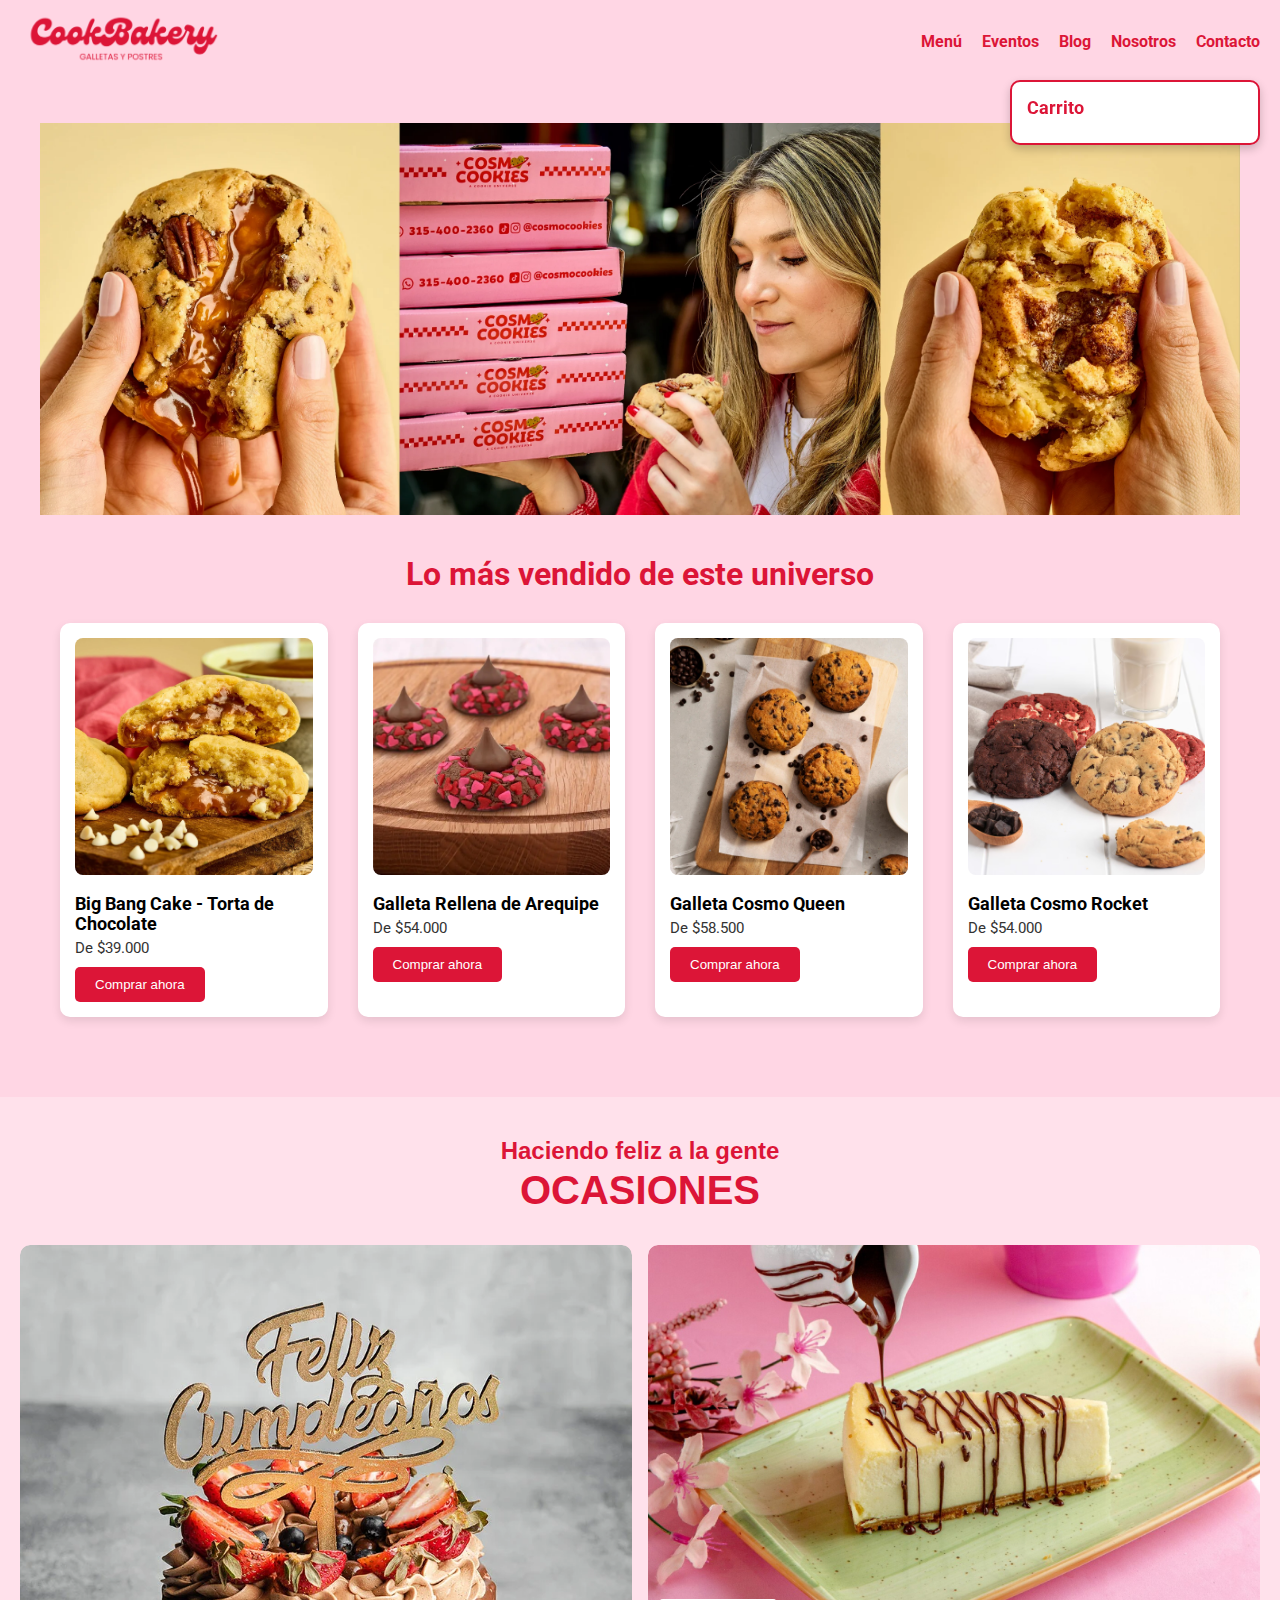
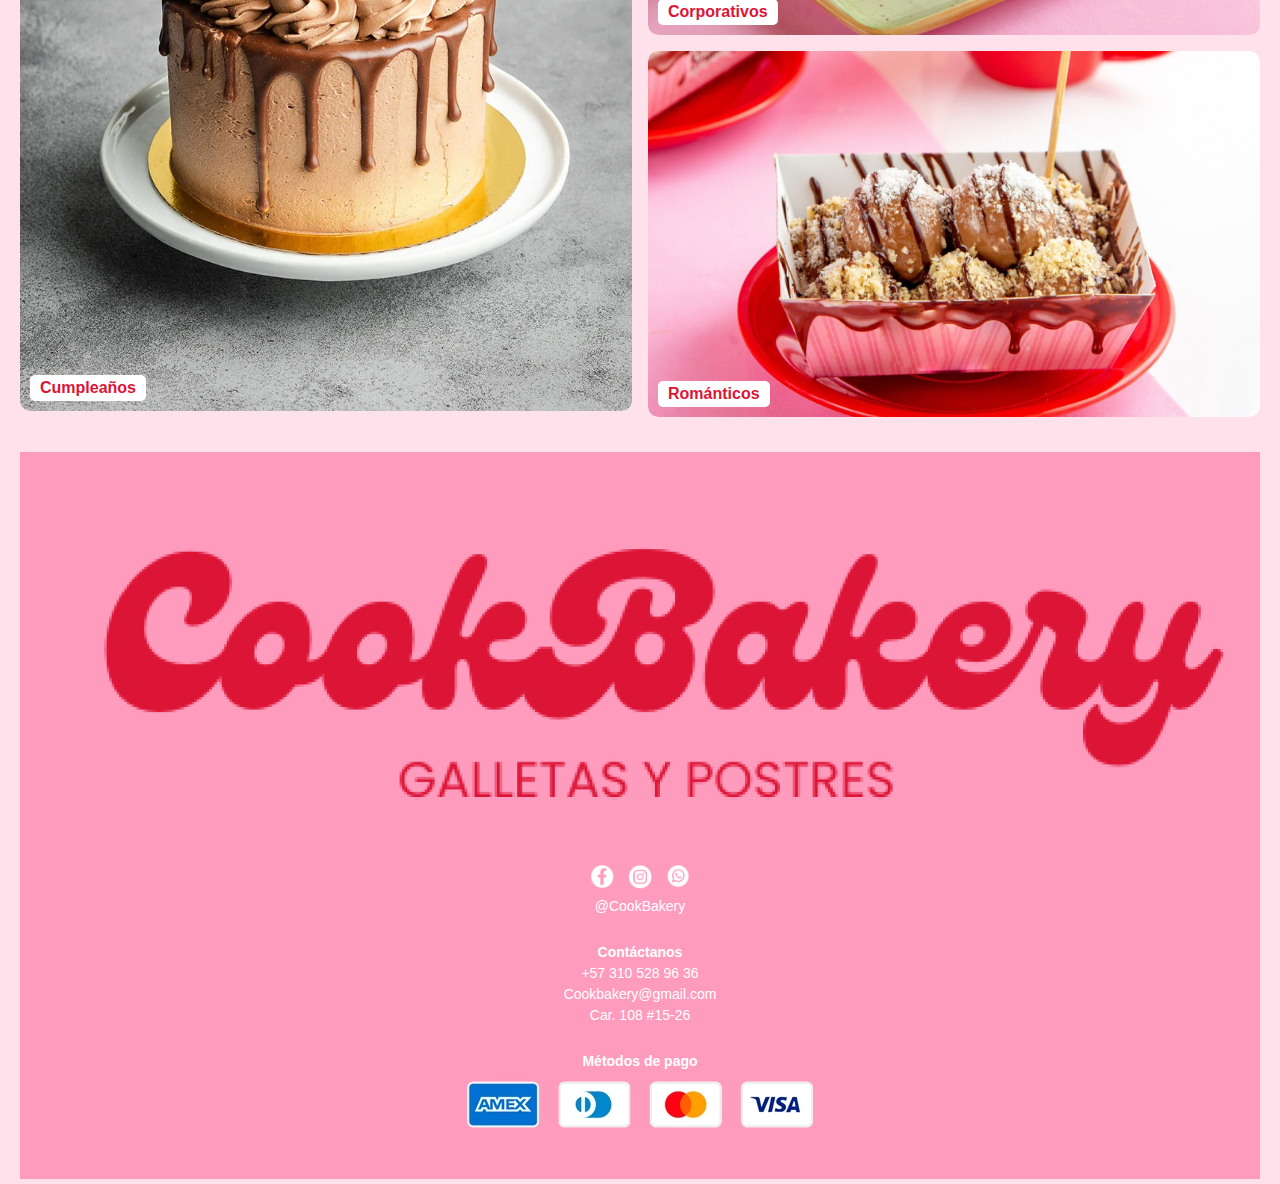
<file: index.html>
<!DOCTYPE html>
<html lang="en">
<head>
    <meta charset="UTF-8">
    <meta name="viewport" content="width=device-width, initial-scale=1.0">
    <title>Inicio</title>
    <link rel="stylesheet" href="styles/styles.css">
    <link rel="icon" type="image/png" href="./img/logo-cook-pre.ico" />
</head>
<body>
    <header>
  <a href="./index.html">
    <img src="./img/logo-cook.png" alt="Logo de Galletas" />
  </a>

  <!-- Botón del menú hamburguesa -->
  <div class="menu-toggle" onclick="toggleMenu()">
    <span></span>
    <span></span>
    <span></span>
  </div>

  <!-- Menú de navegación -->
  <nav id="nav-menu">
    <ul>
      <li><a href="./pages/menu.html">Menú</a></li>
      <li><a href="./pages/eventos.html">Eventos</a></li>
      <li><a href="./pages/blog.html">Blog</a></li>
      <li><a href="./pages/nosotros.html">Nosotros</a></li>
      <li><a href="./pages/contacto.html">Contacto</a></li>
    </ul>
  </nav>
</header>
  <main>
    <section class="banner-principal">
        <img src="./img/banner1_3024x.webp" alt="banner principal">
    </section>

    <section class="productos-mas-vendidos">
        <h2 class="titulo-2">Lo más vendido de este universo</h2>
        <div class="grid-productos">

            <div class="producto">
                <img src="./img/jupiter_arequipe_y_chocolate_blanco_1.webp" alt="Big Bang Cake">
                <h3>Big Bang Cake - Torta de Chocolate</h3>
                <p>De $39.000</p>
                <button class="boton-compra">Comprar ahora</button>
            </div>

            <div class="producto">
                <img src="./img/galleta-3.jpg" alt="Galleta Rellena de Arequipe">
                <h3>Galleta Rellena de Arequipe</h3>
                <p>De $54.000</p>
                <button class="boton-compra">Comprar ahora</button>
            </div>

            <div class="producto">
                <img src="./img/galleta-4.jpg" alt="Galleta Cosmo Queen">
                <h3>Galleta Cosmo Queen</h3>
                <p>De $58.500</p>
                <button class="boton-compra">Comprar ahora</button>
            </div>

            <div class="producto">
                <img src="./img/galleta-5.jpg" alt="Galleta Cosmo Rocket">
                <h3>Galleta Cosmo Rocket</h3>
                <p>De $54.000</p>
                <button class="boton-compra">Comprar ahora</button>
            </div>

        </div>
    </section>
</main>

<section class="ocasion-section">

    <div class="ocasion-header">
    <h3>Haciendo feliz a la gente</h3>
    <h2>OCASIONES</h2>
</div>
<div class="ocasion-grid">
    <!-- Columna izquierda (imagen grande) -->
    <div class="ocasion-left">
    <div class="ocasion-box">
        <img src="./img/foto-favoritos-1.webp" alt="Cumpleaños">
        <span class="ocasion-label">Cumpleaños</span>
    </div>
    </div>

    <!-- Columna derecha (dos imágenes pequeñas) -->
    <div class="ocasion-right">
    <div class="ocasion-box">
        <img src="./img/postres-3.jpg" alt="Corporativos">
        <span class="ocasion-label">Corporativos</span>
    </div>
    <div class="ocasion-box">
        <img src="./img/postres-4.jpg" alt="Románticos">
        <span class="ocasion-label">Románticos</span>
    </div>
    </div>
</div>
    
    <footer class="footer">
        <div class="footer-container">
            <div class="footer-column logo"></div>
            <img style="width: 100%;" src="./img/logo-cook.png" alt="Logo de CookBakery" />
        </div>
        <div class="footer-column redes">
            <div class="iconos-redes">
                <img src="./img/icon-facebook.png" alt="Facebook" />
                <img src="./img/icon-instagram.png" alt="Instagram" />
                <img src="./img/icon-whatsapp.png" alt="WhatsApp" />
            </div>
            <p>@CookBakery</p>
            
        </div>
        <div class="footer-column contacto">
            <p><strong>Contáctanos</strong></p>
            <p>+57 310 528 96 36</p>
            <p>Cookbakery@gmail.com</p>
            <p>Car. 108 #15-26</p>
        </div>
        <div class="footer-column pagos">
            <p><strong>Métodos de pago</strong></p>
            <div class="iconos-pago"></div>
            <img src="./img/icon-pago2_360x.avif" alt="Método 1" />
            </div>
        </div>
        </div>
    </footer>
<div id="carrito" class="carrito">
  <h3>Carrito</h3>
  <ul id="lista-carrito"></ul>
</div>
    <script>
function toggleMenu() {
    console.log("Toggle menu clicked");
    const nav = document.querySelector('nav');
    nav.classList.toggle('show');
}
</script>
<script>
document.querySelectorAll('.boton-compra').forEach((boton, index) => {
  boton.addEventListener('click', () => {
    const producto = boton.closest('.producto');
    const nombre = producto.querySelector('h3')?.innerText || `Producto ${index + 1}`;
    
    const lista = document.getElementById('lista-carrito');
    const item = document.createElement('li');
    item.textContent = nombre;

    lista.appendChild(item);
  });
});
</script>
</body>
</html>
</file>
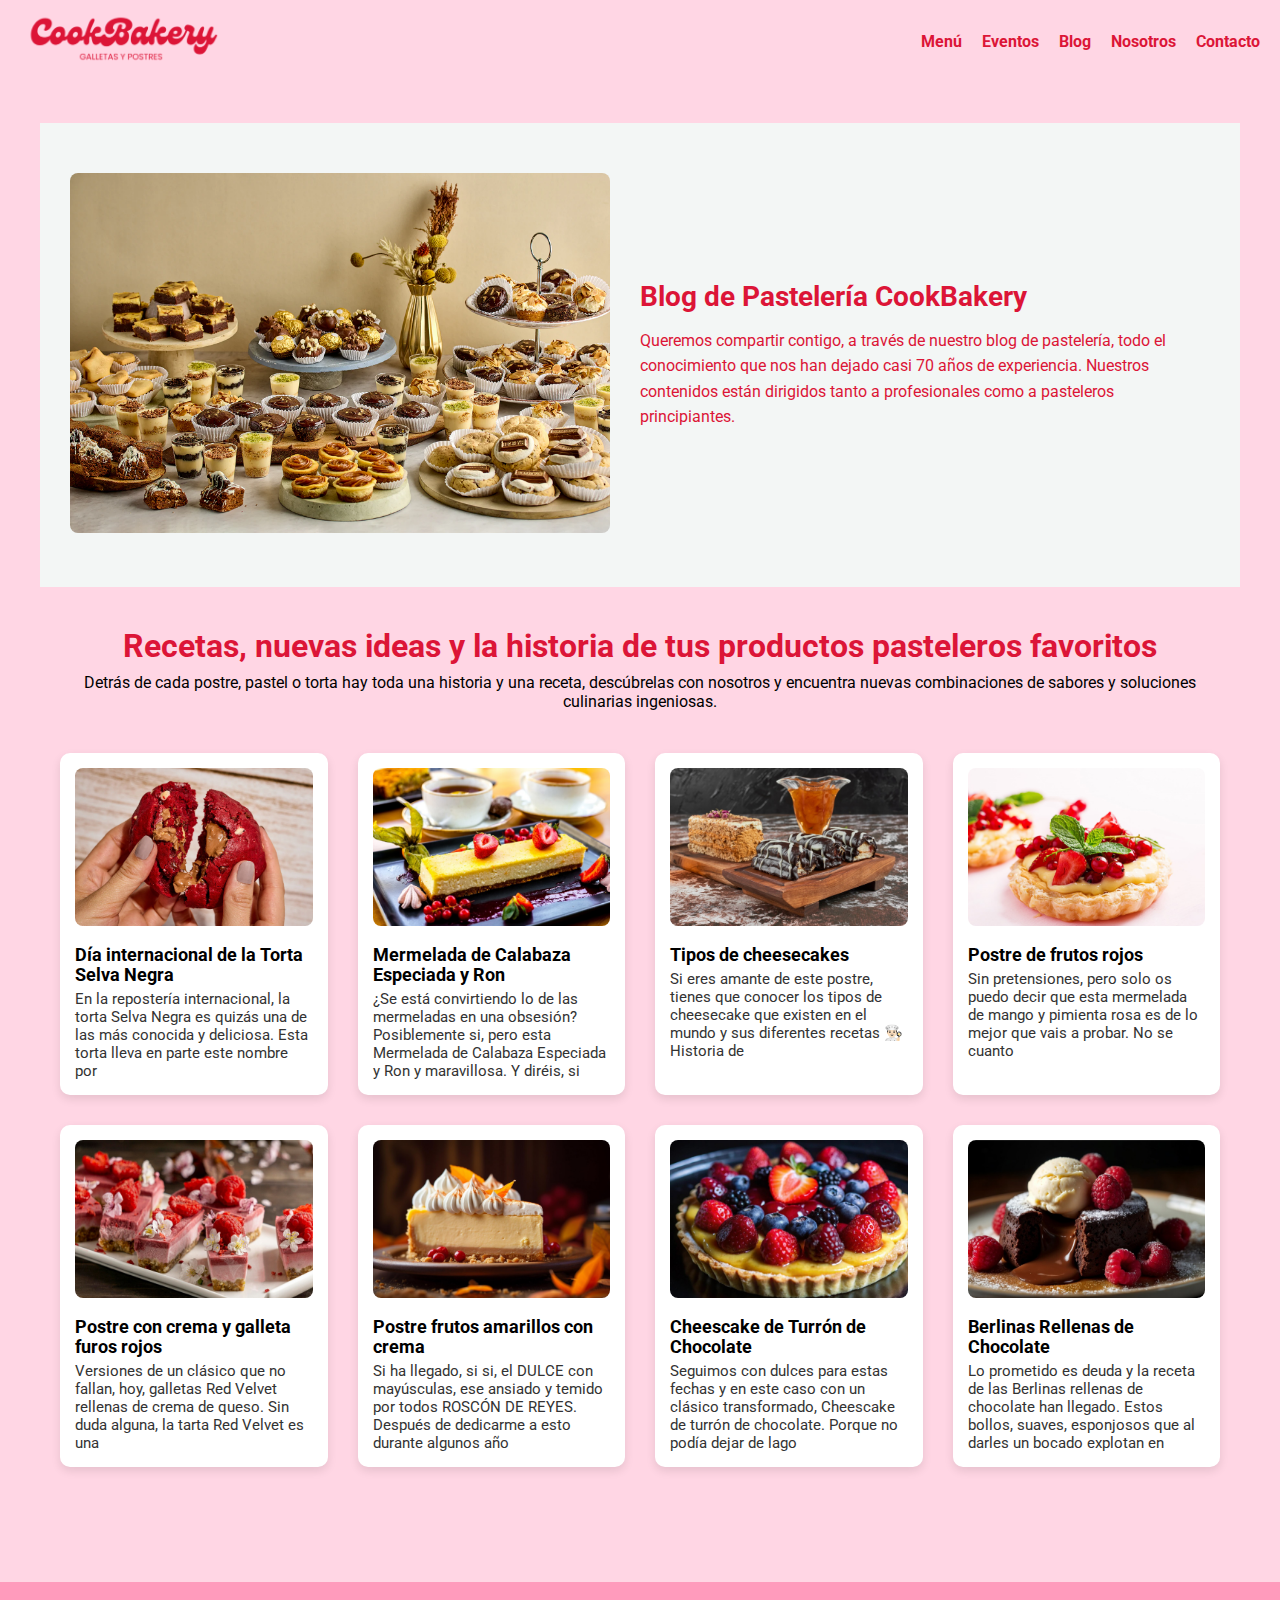
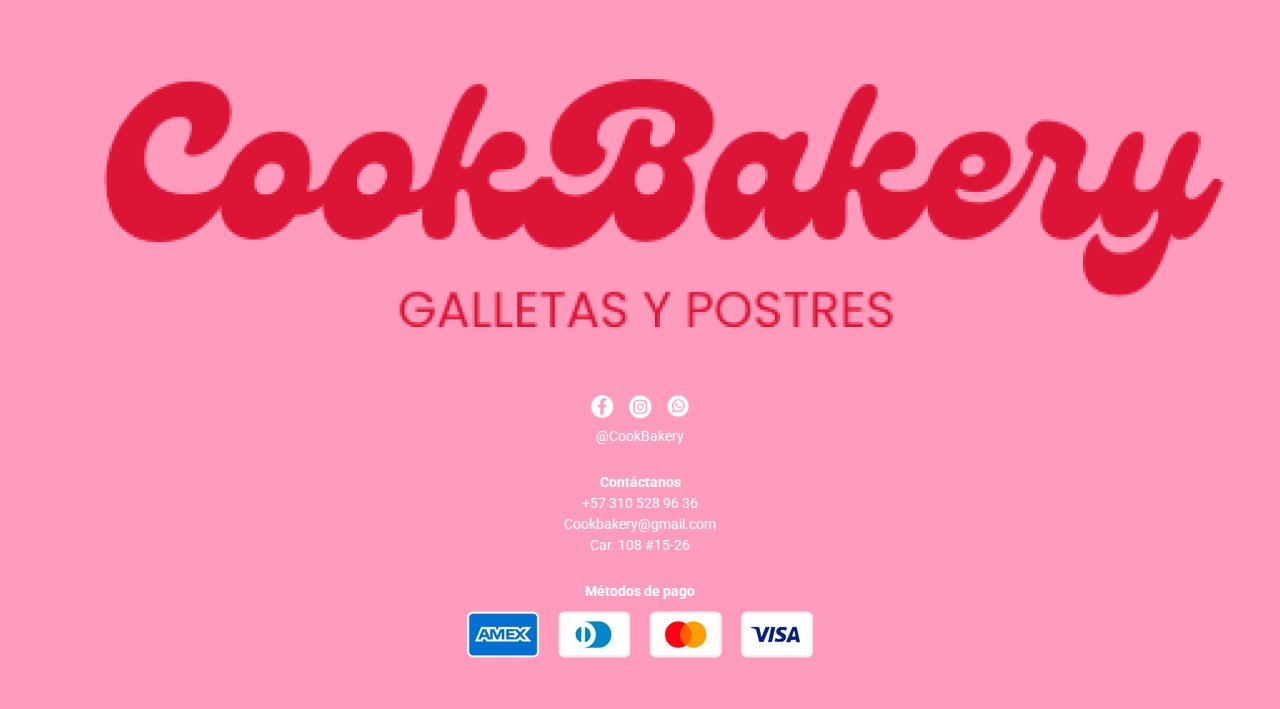
<file: pages/blog.html>
<!DOCTYPE html>
<html lang="en">
<head>
    <meta charset="UTF-8">
    <meta name="viewport" content="width=device-width, initial-scale=1.0">
    <title>Blog</title>
    <link rel="stylesheet" href="../styles/styles.css">
    <link rel="icon" type="image/png" href="../img/logo-cook-pre.ico" />
</head>
<body>
    <header>
        <a href="../index.html">
            <img src="../img/logo-cook.png" alt="Logo de Galletas" />
        </a>
        
  <!-- Botón del menú hamburguesa -->
  <div class="menu-toggle" onclick="toggleMenu()">
    <span></span>
    <span></span>
    <span></span>
  </div>

        <nav>
            <ul>
                <li><a href="./menu.html">Menú</a></li>
                <li><a href="./eventos.html">Eventos</a></li>
                <li><a href="./blog.html">Blog</a></li>
                <li><a href="./nosotros.html">Nosotros</a></li>
                <li><a href="./contacto.html">Contacto</a></li>
            </ul>
        </nav>
    </header>
    <main>
        <div class="banner-cook">
            <div class="banner-imagen">
                <img src="./img/banner5_3024x.webp" alt="Brownie Pastelería Santa Elena">
            </div>
            <div class="banner-texto">
                <h1>Blog de Pastelería CookBakery</h1>
                <p>Queremos compartir contigo, a través de nuestro blog de pastelería, todo el conocimiento que nos han dejado casi 70 años de experiencia. Nuestros contenidos están dirigidos tanto a profesionales como a pasteleros principiantes.</p>
            </div>
        </div>
        <section class="productos-mas-vendidos">
            <h2 class="titulo-2">Recetas, nuevas ideas y la historia de tus productos pasteleros favoritos</h2>
            <h4>Detrás de cada postre, pastel o torta hay toda una historia y una receta, descúbrelas con nosotros y encuentra nuevas combinaciones de sabores y soluciones culinarias ingeniosas.</h4>
            <div class="grid-productos">
        
            <div class="producto">
                <img src="../img/Cosmo-Feb-2025-DIGITAL---La-Vida-a-Mordiscos83.webp" alt="galletas">
                <h3>Día internacional de la Torta Selva Negra</h3>
                <p>En la repostería internacional, la torta Selva Negra es quizás una de las más conocida y deliciosa. Esta torta lleva en parte este nombre por</p>
            </div>
            <div class="producto">
                <img src="../img/blog-postre-1.jpg" alt="Big Bang Cake">
                <h3>Mermelada de Calabaza Especiada y Ron</h3>
                <p>¿Se está convirtiendo lo de las mermeladas en una obsesión? Posiblemente si, pero esta Mermelada de Calabaza Especiada y Ron y maravillosa. Y diréis, si</p>
            </div>
            <div class="producto">
                <img src="../img/blog-postre-2.jpg" alt="Big Bang Cake">
                <h3>Tipos de cheesecakes</h3>
                <p>Si eres amante de este postre, tienes que conocer los tipos de cheesecake que existen en el mundo y sus diferentes recetas 👨🏻‍🍳 Historia de</p>
            </div>
            <div class="producto">
                <img src="../img/blog-postre-3.jpg" alt="Big Bang Cake">
                <h3>Postre de frutos rojos</h3>
                <p>Sin pretensiones, pero solo os puedo decir que esta mermelada de mango y pimienta rosa es de lo mejor que vais a probar. No se cuanto</p>
            </div>
            <div class="producto">
                <img src="../img/blog-postre-4.jpg" alt="Big Bang Cake">
                <h3>Postre con crema y galleta furos rojos </h3>
                <p>Versiones de un clásico que no fallan, hoy, galletas Red Velvet rellenas de crema de queso. Sin duda alguna, la tarta Red Velvet es una</p>
            </div>
            <div class="producto">
                <img src="../img/blog-postre-5.jpg" alt="Big Bang Cake">
                <h3>Postre frutos amarillos con crema</h3>
                <p>Si ha llegado, si si, el DULCE con mayúsculas, ese ansiado y temido por todos ROSCÓN DE REYES. Después de dedicarme a esto durante algunos año</p>
            </div>
            <div class="producto">
                <img src="../img/blog-postre-6.jpg" alt="Big Bang Cake">
                <h3>Cheescake de Turrón de Chocolate</h3>
                <p>Seguimos con dulces para estas fechas y en este caso con un clásico transformado, Cheescake de turrón de chocolate. Porque no podía dejar de lago</p>
            </div>
            <div class="producto">
                <img src="../img/blog-postre-7.jpg" alt="Big Bang Cake">
                <h3>Berlinas Rellenas de Chocolate</h3>
                <p>Lo prometido es deuda y la receta de las Berlinas rellenas de chocolate han llegado. Estos bollos, suaves, esponjosos que al darles un bocado explotan en</p>
            </div>
        
            </div>
        </section>
    </main>
    
    <footer class="footer">
        <div class="footer-container">
            <div class="footer-column logo"></div>
            <img style="width: 100%;" src="./img/logo-cook.png" alt="Logo de CookBakery" />
        </div>
        <div class="footer-column redes">
            <div class="iconos-redes">
                <img src="./img/icon-facebook.png" alt="Facebook" />
                <img src="./img/icon-instagram.png" alt="Instagram" />
                <img src="./img/icon-whatsapp.png" alt="WhatsApp" />
            </div>
            <p>@CookBakery</p>
            
        </div>
        <div class="footer-column contacto">
            <p><strong>Contáctanos</strong></p>
            <p>+57 310 528 96 36</p>
            <p>Cookbakery@gmail.com</p>
            <p>Car. 108 #15-26</p>
        </div>
        <div class="footer-column pagos">
            <p><strong>Métodos de pago</strong></p>
            <div class="iconos-pago"></div>
            <img src="./img/icon-pago2_360x.avif" alt="Método 1" />
            </div>
        </div>
        </div>
    </footer>
     <script>
function toggleMenu() {
    console.log("Toggle menu clicked");
    const nav = document.querySelector('nav');
    nav.classList.toggle('show');
}
</script>
</body>
</html>
</file>
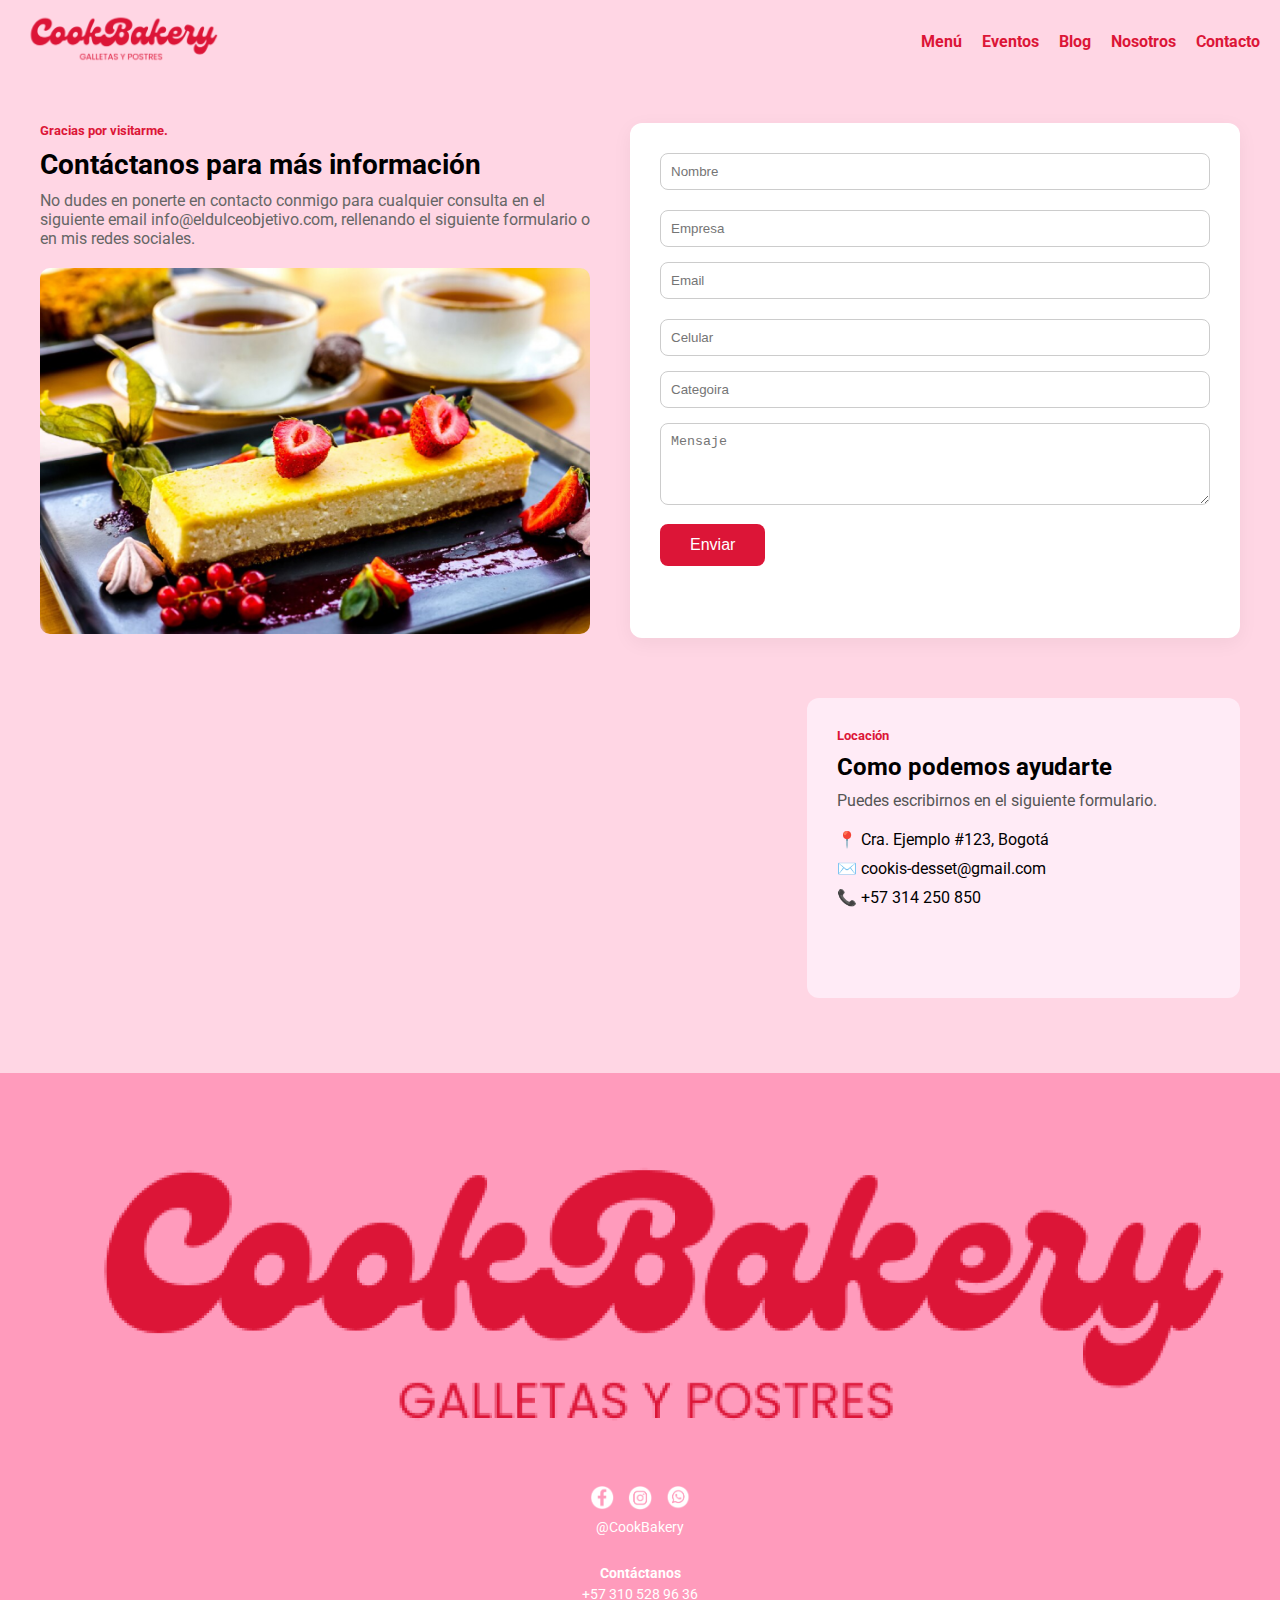
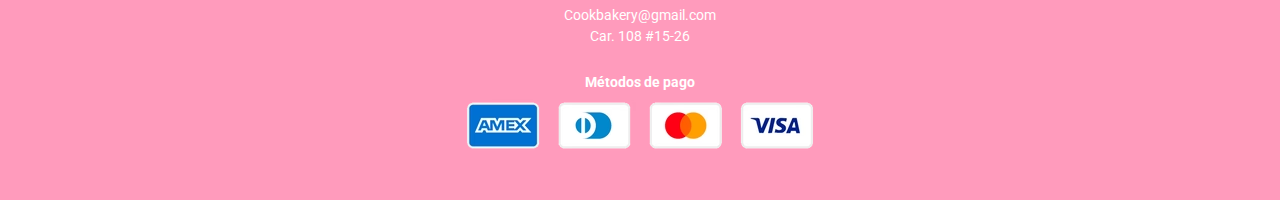
<file: pages/contacto.html>
<!DOCTYPE html>
<html lang="en">
<head>
    <meta charset="UTF-8">
    <meta name="viewport" content="width=device-width, initial-scale=1.0">
    <title>contacto</title>
    <link rel="stylesheet" href="../styles/styles.css">
    <link rel="icon" type="image/png" href="../img/logo-cook-pre.ico" />
</head>
<body>
    <header>
         <a href="../index.html">
            <img src="./img/logo-cook.png" alt="Logo de Galletas" />
        </a>
    <!-- Botón del menú hamburguesa -->
    <div class="menu-toggle" onclick="toggleMenu()">
    <span></span>
    <span></span>
    <span></span>
    </div>

        <nav>
            <ul>
                <li><a href="./menu.html">Menú</a></li>
                <li><a href="./eventos.html">Eventos</a></li>
                <li><a href="./blog.html">Blog</a></li>
                <li><a href="./nosotros.html">Nosotros</a></li>
                <li><a href="./contacto.html">Contacto</a></li>
            </ul>
        </nav>
    </header>
 <main>
  <!-- Sección Contacto (Texto + Formulario) -->
  <section class="contact-section">
   <div class="contact-info">
  <h5>Gracias por visitarme.</h5>
  <h2>Contáctanos para más información</h2>
  <p>No dudes en ponerte en contacto conmigo para cualquier consulta en el siguiente email info@eldulceobjetivo.com, rellenando el siguiente formulario o en mis redes sociales.</p>
  
  <!-- Imagen adicional -->
  <img src="../img/blog-postre-1.jpg" alt="Imagen decorativa" class="contact-image" />
</div>
    <form class="contact-form">
      <div class="input-row">
        <input type="text" placeholder="Nombre" required />
        <input type="text" placeholder="Empresa" />
      </div>
      <div class="input-row">
        <input type="email" placeholder="Email" required />
        <input type="tel" placeholder="Celular" />
      </div>
      <input type="text" placeholder="Categoira" class="full" />
      <textarea placeholder="Mensaje" class="full" rows="4"></textarea>
      <button type="submit">Enviar</button>
    </form>
  </section>

  <!-- Sección Mapa + Info -->
  <section class="location-section">
    <iframe src="https://www.google.com/maps/embed?pb=!1m18!1m12!1m3!1d7954.201670192534!2d-74.08236092032656!3d4.57590624609579!2m3!1f0!2f0!3f0!3m2!1i1024!2i768!4f13.1!3m3!1m2!1s0x8e3f9857e7254afb%3A0x8aa0d8c7b1dfdbde!2sCiudadela%20Parque%20La%20Roca!5e0!3m2!1ses!2sco!4v1745241846937!5m2!1ses!2sco" allowfullscreen="" loading="lazy"></iframe>
    <div class="location-info">
      <h5>Locación</h5>
      <h2>Como podemos ayudarte</h2>
      <p>Puedes escribirnos en el siguiente formulario.

</p>
      <ul>
        <li>📍 Cra. Ejemplo #123, Bogotá</li>
        <li>✉️ cookis-desset@gmail.com</li>
        <li>📞 +57 314 250 850</li>
      </ul>
    </div>
  </section>
</main>
    
   <footer class="footer">
        <div class="footer-container">
            <div class="footer-column logo"></div>
            <img style="width: 100%;" src="./img/logo-cook.png" alt="Logo de CookBakery" />
        </div>
        <div class="footer-column redes">
            <div class="iconos-redes">
                <img src="./img/icon-facebook.png" alt="Facebook" />
                <img src="./img/icon-instagram.png" alt="Instagram" />
                <img src="./img/icon-whatsapp.png" alt="WhatsApp" />
            </div>
            <p>@CookBakery</p>
            
        </div>
        <div class="footer-column contacto">
            <p><strong>Contáctanos</strong></p>
            <p>+57 310 528 96 36</p>
            <p>Cookbakery@gmail.com</p>
            <p>Car. 108 #15-26</p>
        </div>
        <div class="footer-column pagos">
            <p><strong>Métodos de pago</strong></p>
            <div class="iconos-pago"></div>
            <img src="./img/icon-pago2_360x.avif" alt="Método 1" />
            </div>
        </div>
        </div>
    </footer>
    <script>
function toggleMenu() {
    console.log("Toggle menu clicked");
    const nav = document.querySelector('nav');
    nav.classList.toggle('show');
}
</script>
</body>
</html>
</file>
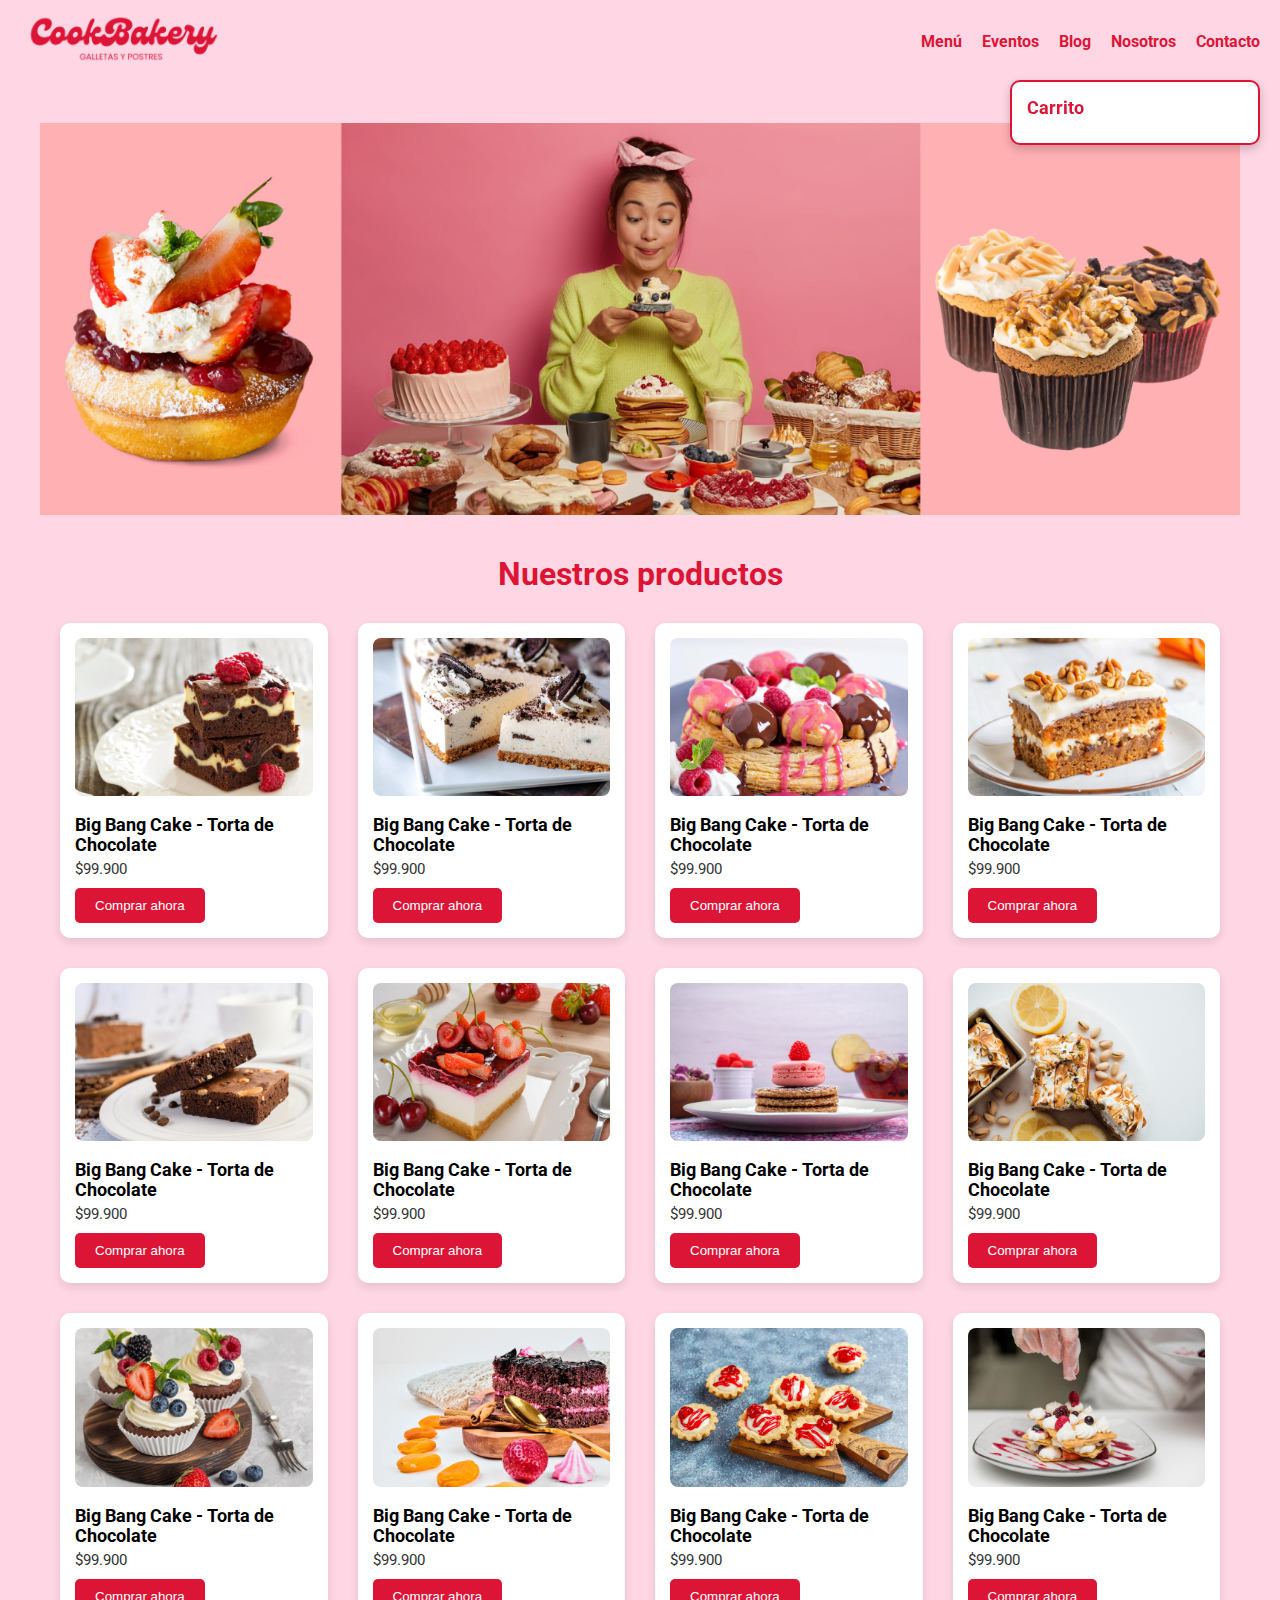
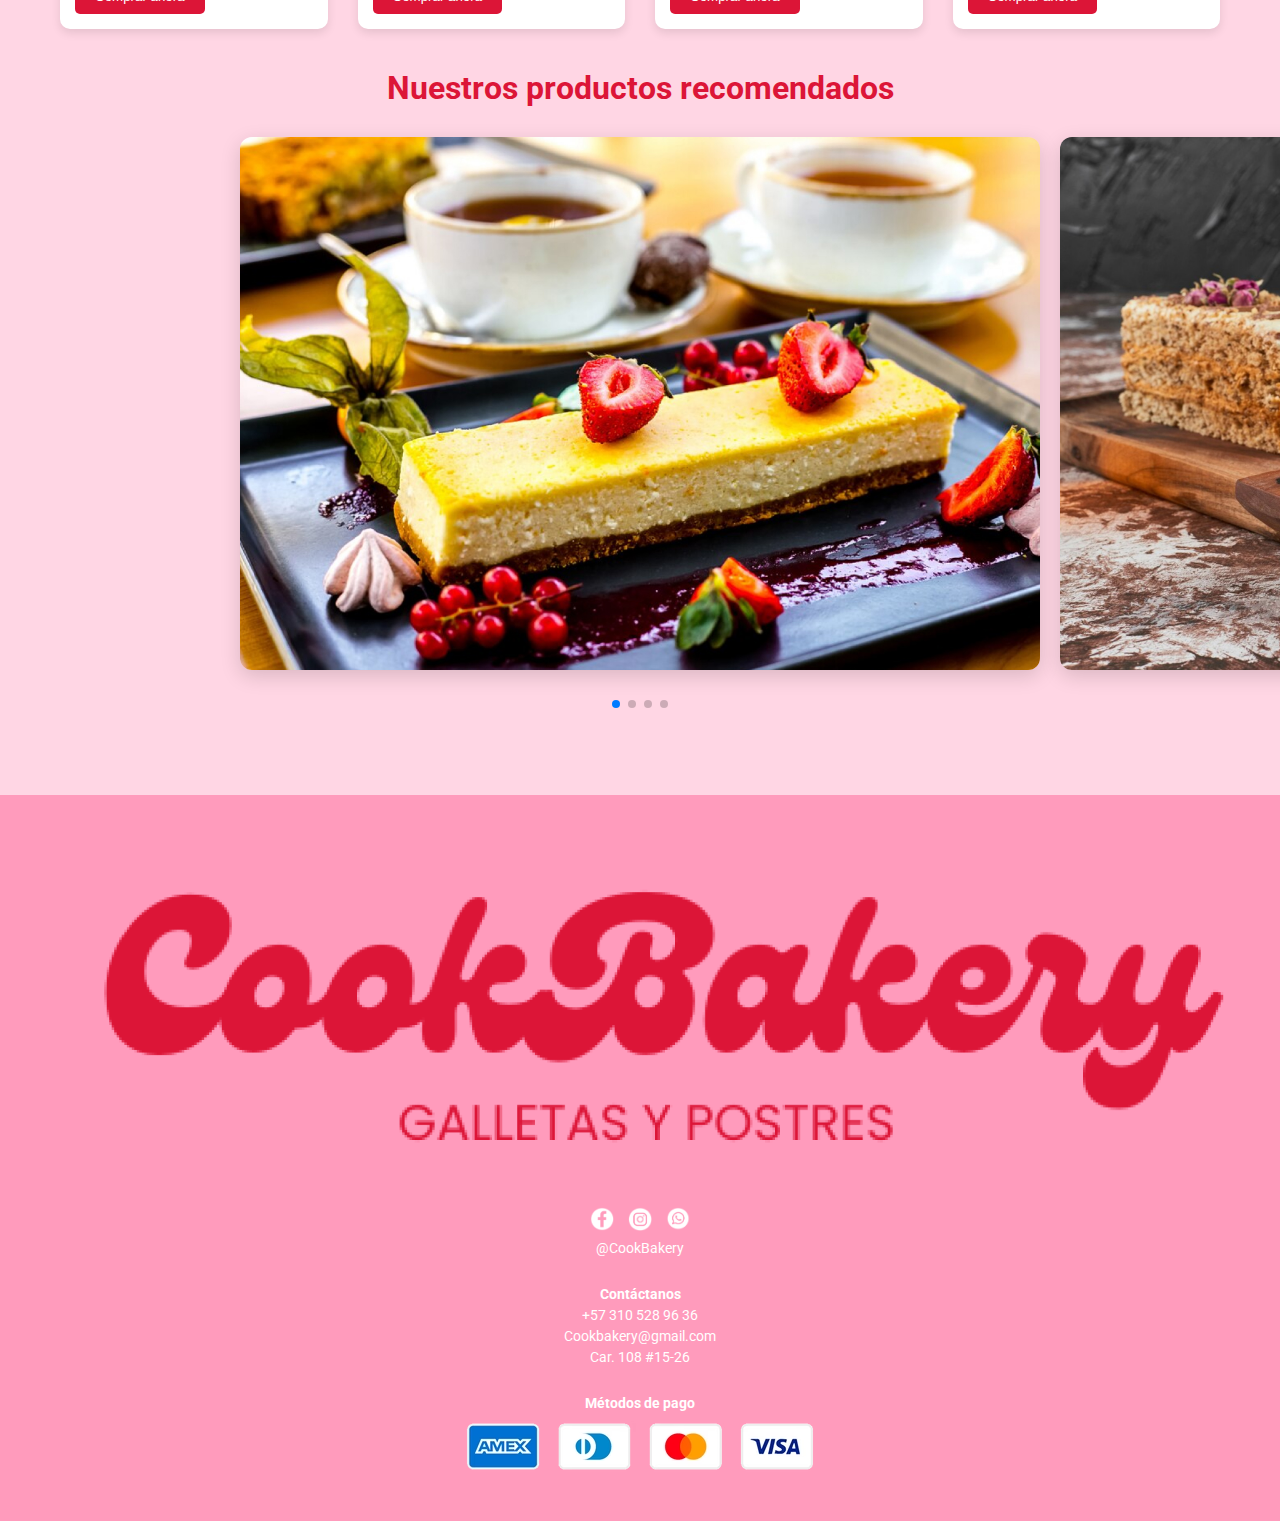
<file: pages/menu.html>
<!DOCTYPE html>
<html lang="en">
<head>
    <meta charset="UTF-8">
    <meta name="viewport" content="width=device-width, initial-scale=1.0">
    <title>Menú</title>
    <link rel="stylesheet" href="../styles/styles.css">
    <link rel="stylesheet" href="https://cdn.jsdelivr.net/npm/swiper@11/swiper-bundle.min.css" />
    <link rel="icon" type="image/png" href="../img/logo-cook-pre.ico" />

</head>
<body>
    <header>
        <a href="../index.html">
            <img src="./img/logo-cook.png" alt="Logo de Galletas" />
        </a>
    <!-- Botón del menú hamburguesa -->
    <div class="menu-toggle" onclick="toggleMenu()">
    <span></span>
    <span></span>
    <span></span>
    </div>

        <nav>
            <ul>
                <li><a href="./menu.html">Menú</a></li>
                <li><a href="./eventos.html">Eventos</a></li>
                <li><a href="./blog.html">Blog</a></li>
                <li><a href="./nosotros.html">Nosotros</a></li>
                <li><a href="./contacto.html">Contacto</a></li>
            </ul>
        </nav>
    </header>
    <main>
        <section class="banner-principal-2">
                <img src="../img/menu-banner-1.jpg" alt="banner-pincipal">
        </section>
        <section class="productos-mas-vendidos">
            <h2 class="titulo-2">Nuestros productos</h2>
            <div class="grid-productos">
        
            <div class="producto">
                <img src="./img/menu-produ-1.jpg" alt="galletas">
                <h3>Big Bang Cake - Torta de Chocolate</h3>
                <p>$99.900</p>
                <button class="boton-compra">Comprar ahora</button>
            </div>
            <div class="producto">
                <img src="./img/menu-produ-2.jpg" alt="Big Bang Cake">
                <h3>Big Bang Cake - Torta de Chocolate</h3>
                <p>$99.900</p>
                <button class="boton-compra">Comprar ahora</button>
            </div>
            <div class="producto">
                <img src="./img/menu-produ-3.jpg" alt="Big Bang Cake">
                <h3>Big Bang Cake - Torta de Chocolate</h3>
                <p>$99.900</p>
                <button class="boton-compra">Comprar ahora</button>
            </div>
            <div class="producto">
                <img src="./img/menu-produ-4.jpg" alt="Big Bang Cake">
                <h3>Big Bang Cake - Torta de Chocolate</h3>
                <p>$99.900</p>
                <button class="boton-compra">Comprar ahora</button>
            </div>
            <div class="producto">
                <img src="./img/menu-produ-5.jpg" alt="Big Bang Cake">
                <h3>Big Bang Cake - Torta de Chocolate</h3>
                <p>$99.900</p>
                <button class="boton-compra">Comprar ahora</button>
            </div>
            <div class="producto">
                <img src="./img/menu-produ-6.jpg" alt="Big Bang Cake">
                <h3>Big Bang Cake - Torta de Chocolate</h3>
                <p>$99.900</p>
                <button class="boton-compra">Comprar ahora</button>
            </div>
            <div class="producto">
                <img src="./img/menu-produ-7.jpg" alt="Big Bang Cake">
                <h3>Big Bang Cake - Torta de Chocolate</h3>
                <p>$99.900</p>
                <button class="boton-compra">Comprar ahora</button>
            </div>
            <div class="producto">
                <img src="./img/menu-produ-8.jpg" alt="Big Bang Cake">
                <h3>Big Bang Cake - Torta de Chocolate</h3>
                <p>$99.900</p>
                <button class="boton-compra">Comprar ahora</button>
            </div>
            <div class="producto">
                <img src="./img/menu-produ-9.jpg" alt="Big Bang Cake">
                <h3>Big Bang Cake - Torta de Chocolate</h3>
                <p>$99.900</p>
                <button class="boton-compra">Comprar ahora</button>
            </div>
            <div class="producto">
                <img src="./img/menu-produ-10.jpg" alt="Big Bang Cake">
                <h3>Big Bang Cake - Torta de Chocolate</h3>
                <p>$99.900</p>
                <button class="boton-compra">Comprar ahora</button>
            </div>
            <div class="producto">
                <img src="./img/menu-produ-11.jpg" alt="Big Bang Cake">
                <h3>Big Bang Cake - Torta de Chocolate</h3>
                <p>$99.900</p>
                <button class="boton-compra">Comprar ahora</button>
            </div>
            <div class="producto">
                <img src="./img/menu-produ-12.jpg" alt="Big Bang Cake">
                <h3>Big Bang Cake - Torta de Chocolate</h3>
                <p>$99.900</p>
                <button class="boton-compra">Comprar ahora</button>
            </div>
            </div>
        </section>
    <section class="swiper-container simple-slider">
         <h2 class="titulo-2">Nuestros productos recomendados</h2>
  <div class="swiper-wrapper">
    <div class="swiper-slide"><img src="../img/blog-postre-1.jpg" alt="Slide 1" /></div>
    <div class="swiper-slide"><img src="../img/blog-postre-2.jpg" alt="Slide 2" /></div>
    <div class="swiper-slide"><img src="../img/blog-postre-3.jpg" alt="Slide 3" /></div>
    <div class="swiper-slide"><img src="../img/blog-postre-4.jpg" alt="Slide 3" /></div>
  </div>
  <div class="swiper-pagination"></div>
</section>
    </main>
    
   <footer class="footer">
        <div class="footer-container">
            <div class="footer-column logo"></div>
            <img style="width: 100%;" src="./img/logo-cook.png" alt="Logo de CookBakery" />
        </div>
        <div class="footer-column redes">
            <div class="iconos-redes">
                <img src="./img/icon-facebook.png" alt="Facebook" />
                <img src="./img/icon-instagram.png" alt="Instagram" />
                <img src="./img/icon-whatsapp.png" alt="WhatsApp" />
            </div>
            <p>@CookBakery</p>
            
        </div>
        <div class="footer-column contacto">
            <p><strong>Contáctanos</strong></p>
            <p>+57 310 528 96 36</p>
            <p>Cookbakery@gmail.com</p>
            <p>Car. 108 #15-26</p>
        </div>
        <div class="footer-column pagos">
            <p><strong>Métodos de pago</strong></p>
            <div class="iconos-pago"></div>
            <img src="./img/icon-pago2_360x.avif" alt="Método 1" />
            </div>
        </div>
        </div>
    </footer>
    <div id="carrito" class="carrito">
  <h3>Carrito</h3>
  <ul id="lista-carrito"></ul>
</div>
    <script>
function toggleMenu() {
    console.log("Toggle menu clicked");
    const nav = document.querySelector('nav');
    nav.classList.toggle('show');
}
</script>
<script src="https://cdn.jsdelivr.net/npm/swiper@11/swiper-bundle.min.js"></script>

<!-- Script personalizado -->
<script>
  const swiper = new Swiper('.swiper-container', {
    loop: true,
    slidesPerView: 1,
    spaceBetween: 20,
    pagination: {
      el: '.swiper-pagination',
      clickable: true,
    },
    autoplay: {
      delay: 4000,
      disableOnInteraction: false,
    },
  });
</script>
<script>
document.querySelectorAll('.boton-compra').forEach((boton, index) => {
  boton.addEventListener('click', () => {
    const producto = boton.closest('.producto');
    const nombre = producto.querySelector('h3')?.innerText || `Producto ${index + 1}`;
    
    const lista = document.getElementById('lista-carrito');
    const item = document.createElement('li');
    item.textContent = nombre;

    lista.appendChild(item);
  });
});
</script>
</body>
</html>
</file>
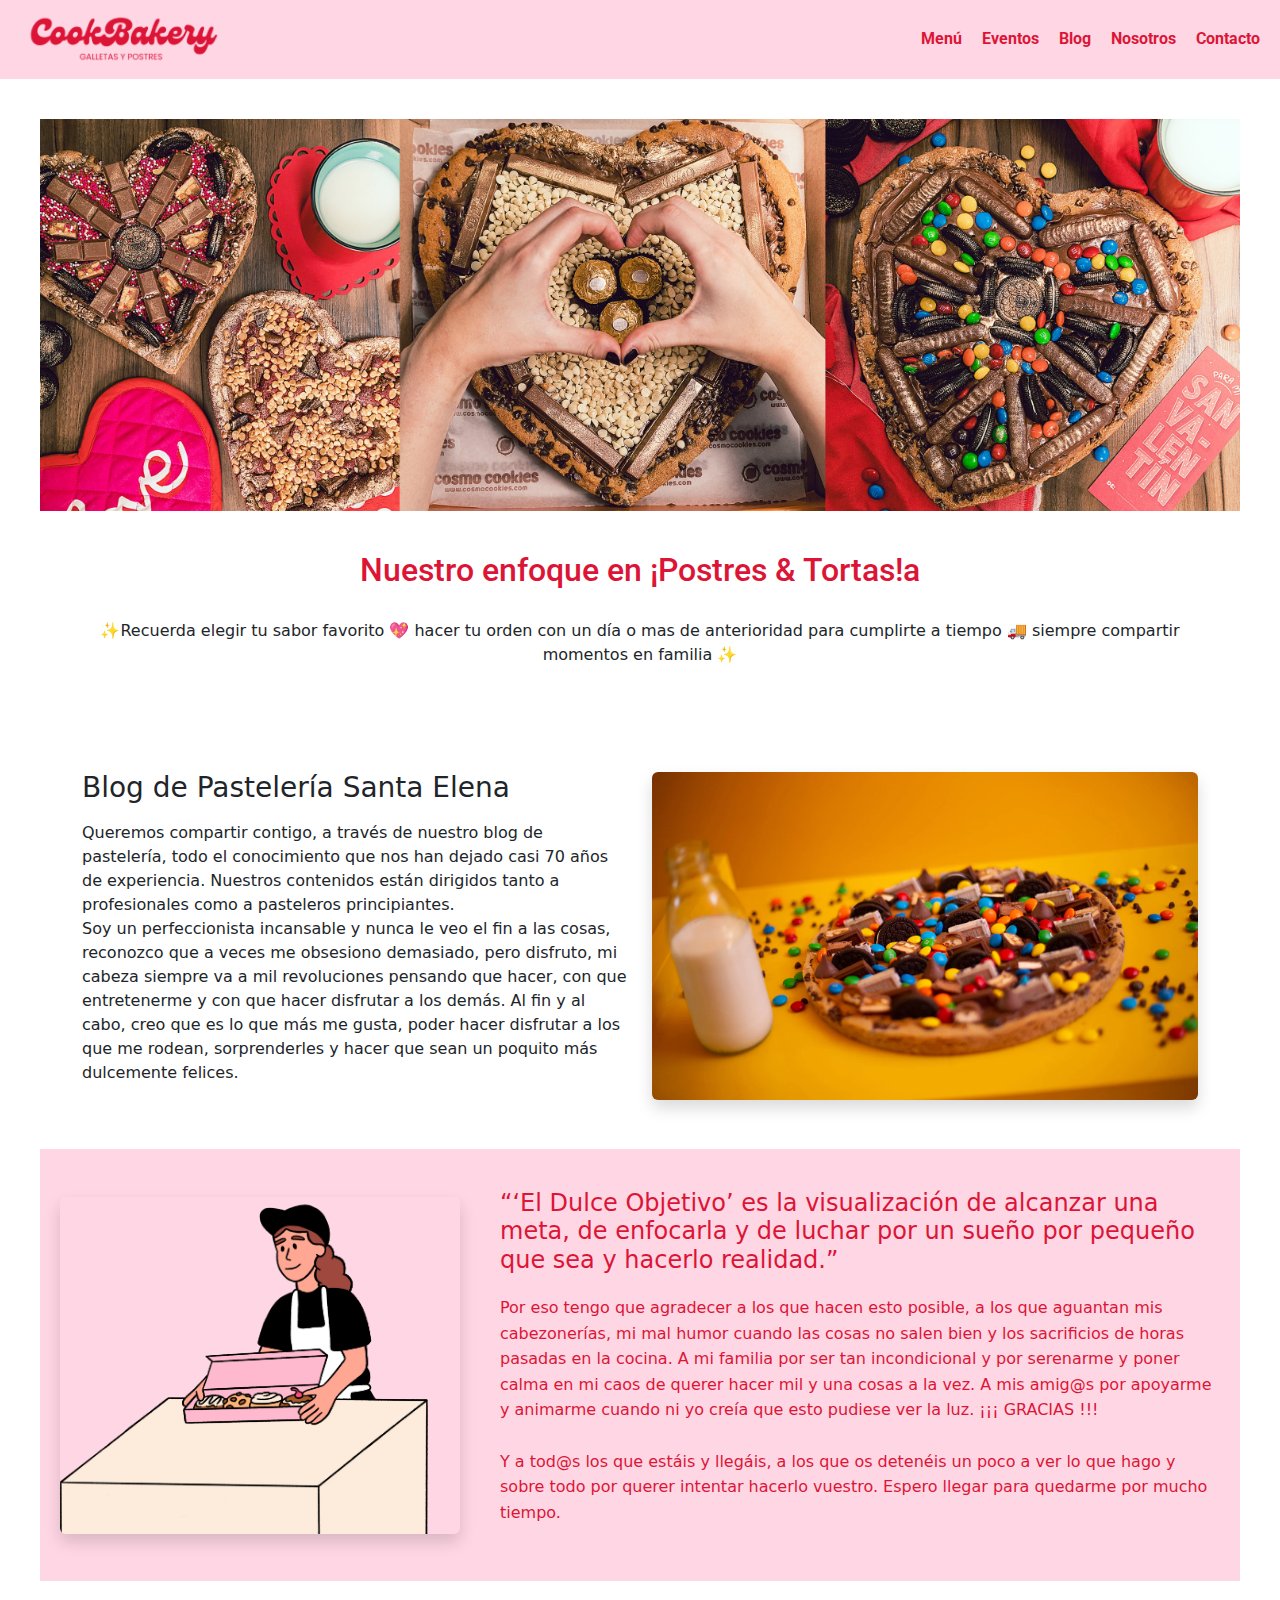
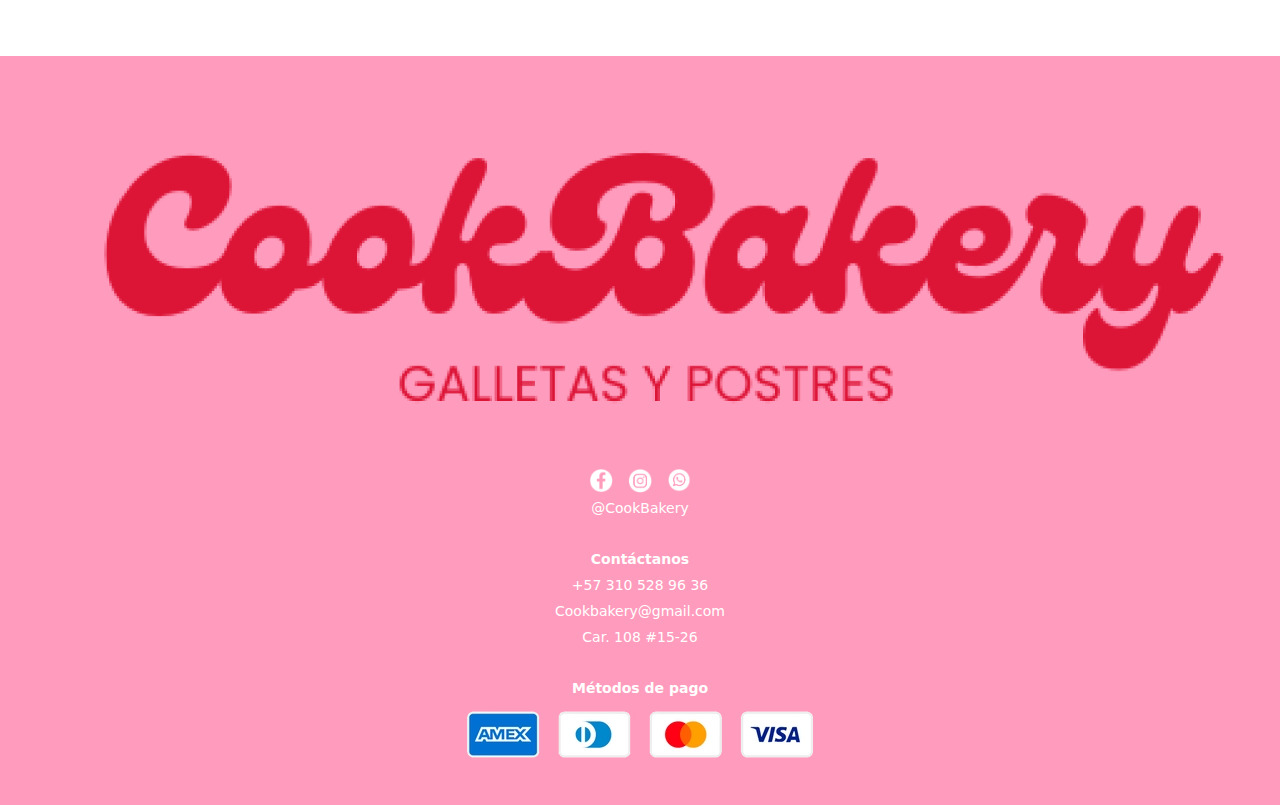
<file: pages/nosotros.html>
<!DOCTYPE html>
<html lang="en">
<head>
    <meta charset="UTF-8">
    <meta name="viewport" content="width=device-width, initial-scale=1.0">
    <title>Nosotros</title>
    <link rel="stylesheet" href="../styles/styles.css">
      <link href="https://cdn.jsdelivr.net/npm/bootstrap@5.3.0/dist/css/bootstrap.min.css" rel="stylesheet" />
      <link rel="icon" type="image/png" href="../img/logo-cook-pre.ico" />
</head>
<body>
   <header>
        <a href="../index.html">
            <img src="../img/logo-cook.png" alt="Logo de Galletas" />
        </a>
        
  <!-- Botón del menú hamburguesa -->
  <div class="menu-toggle" onclick="toggleMenu()">
    <span></span>
    <span></span>
    <span></span>
  </div>

        <nav>
            <ul>
                <li><a href="./menu.html">Menú</a></li>
                <li><a href="./eventos.html">Eventos</a></li>
                <li><a href="./blog.html">Blog</a></li>
                <li><a href="./nosotros.html">Nosotros</a></li>
                <li><a href="./contacto.html">Contacto</a></li>
            </ul>
        </nav>
    </header>
    <main>
        <section class="banner-principal-2">
                <img src="./img/banner-2-menu.jpg" alt="banner-pincipal">
        <section class="productos-mas-vendidos">
    <h2 class="titulo-2">Nuestro enfoque en ¡Postres & Tortas!a</h2>
    <p>✨Recuerda elegir tu sabor favorito 💖 hacer tu orden con un día o mas de anterioridad para cumplirte a tiempo 🚚  siempre compartir momentos en familia ✨</p>
</section>

<section class="container py-5 banner-nosotros">
  <div class="row align-items-center">
    <!-- Texto a la izquierda -->
    <div class="col-md-6 order-md-1 order-2">
      <h3 class="mb-3">Blog de Pastelería Santa Elena</h3>
      <p>
        Queremos compartir contigo, a través de nuestro blog de pastelería, todo el conocimiento que nos han dejado casi 70 años de experiencia. Nuestros contenidos están dirigidos tanto a profesionales como a pasteleros principiantes.<br>
        Soy un perfeccionista incansable y nunca le veo el fin a las cosas, reconozco que a veces me obsesiono demasiado, pero disfruto, mi cabeza siempre va a mil revoluciones pensando que hacer, con que entretenerme y con que hacer disfrutar a los demás. Al fin y al cabo, creo que es lo que más me gusta, poder hacer disfrutar a los que me rodean, sorprenderles y hacer que sean un poquito más dulcemente felices.
      </p>
    </div>

    <!-- Imagen a la derecha -->
    <div class="col-md-6 order-md-2 order-1 text-center">
      <img src="./img/banner-3Cosmo_rocket_3024x.webp" alt="Brownies Pastelería Santa Elena" class="img-fluid rounded shadow">
    </div>
  </div>
</section>
<section class="clientes">
  <div class="clientes-contenido">
    <img src="./img/illustrationWorkerAtCounter.3bf428cb.webp" alt="Brownies Pastelería Santa Elena" class="img-fluid rounded shadow">
    <div class="clientes-texto">
    <h2>“‘El Dulce Objetivo’ es la visualización de alcanzar una meta, de enfocarla y de luchar por un sueño por pequeño que sea y hacerlo realidad.”</h2>
    <p>
        Por eso tengo que agradecer a los que hacen esto posible, a los que aguantan mis cabezonerías, mi mal humor cuando las cosas no salen bien y los sacrificios de horas pasadas en la cocina. A mi familia por ser tan incondicional y por serenarme y poner calma en mi caos de querer hacer mil y una cosas a la vez. A mis amig@s por apoyarme y animarme cuando ni yo creía que esto pudiese ver la luz. ¡¡¡ GRACIAS !!!
        <br><br>
        Y a tod@s los que estáis y llegáis, a los que os detenéis un poco a ver lo que hago y sobre todo por querer intentar hacerlo vuestro. Espero llegar para quedarme por mucho tiempo.
    </p>
    </div>
</div>
</section>
    </main>
    
    <footer class="footer">
        <div class="footer-container">
            <div class="footer-column logo"></div>
            <img style="width: 100%;" src="./img/logo-cook.png" alt="Logo de CookBakery" />
        </div>
        <div class="footer-column redes">
            <div class="iconos-redes">
                <img src="./img/icon-facebook.png" alt="Facebook" />
                <img src="./img/icon-instagram.png" alt="Instagram" />
                <img src="./img/icon-whatsapp.png" alt="WhatsApp" />
            </div>
            <p>@CookBakery</p>
            
        </div>
        <div class="footer-column contacto">
            <p><strong>Contáctanos</strong></p>
            <p>+57 310 528 96 36</p>
            <p>Cookbakery@gmail.com</p>
            <p>Car. 108 #15-26</p>
        </div>
        <div class="footer-column pagos">
            <p><strong>Métodos de pago</strong></p>
            <div class="iconos-pago"></div>
            <img src="./img/icon-pago2_360x.avif" alt="Método 1" />
            </div>
        </div>
        </div>
    </footer>
    <script>
function toggleMenu() {
    console.log("Toggle menu clicked");
    const nav = document.querySelector('nav');
    nav.classList.toggle('show');
}
</script>
    
</body>
</html>
</file>
<file: styles/styles.css>
@charset "UTF-8";
@import url("https://fonts.googleapis.com/css2?family=DM+Serif+Text:ital@0;1&family=Inter:ital,opsz,wght@0,14..32,100..900;1,14..32,100..900&family=Lato:ital,wght@0,100;0,300;0,400;0,700;0,900;1,100;1,300;1,400;1,700;1,900&family=Lexend+Deca:wght@100..900&family=Montserrat:ital,wght@0,100..900;1,100..900&family=Noto+Sans:ital,wght@0,100..900;1,100..900&family=Open+Sans:ital,wght@0,300..800;1,300..800&family=Outfit:wght@100..900&family=Poppins:ital,wght@0,100;0,200;0,300;0,400;0,500;0,600;0,700;0,800;0,900;1,100;1,200;1,300;1,400;1,500;1,600;1,700;1,800;1,900&family=Roboto:ital,wght@0,100..900;1,100..900&display=swap");
* {
  margin: 0;
  padding: 0;
  box-sizing: border-box;
}

body {
  background: #ffd6e4;
  font-family: "Roboto", sans-serif;
}

a {
  text-decoration: none;
  color: #dc1537;
  font-weight: bold;
}

header {
  display: flex;
  justify-content: space-between;
  align-items: center;
  padding: 10px 20px;
  background-color: #ffd6e4;
  font-family: Roboto;
}
header header img {
  width: 200px;
}
header header img a {
  right: 649px;
  position: relative;
  height: 53px;
}
header nav ul {
  display: flex;
  gap: 20px;
  margin: 0;
  padding: 0;
  list-style: none;
}
header nav ul li {
  display: inline;
}
header nav ul li a {
  text-decoration: none;
  color: #dc1537;
  font-weight: bold;
}
header .menu-toggle {
  display: none;
  cursor: pointer;
  flex-direction: column;
  justify-content: center;
}
header .menu-toggle span {
  display: block;
  width: 25px;
  height: 3px;
  background-color: #dc1537;
  margin: 5px 0;
  transition: 0.3s;
}
@media (max-width: 768px) {
  header header {
    flex-direction: row;
    justify-content: space-between;
    align-items: center;
  }
  header .ocasion-section {
    padding: 0;
  }
  header nav {
    display: none;
    flex-direction: column;
    background-color: #ffd6e4;
    position: absolute;
    top: 70px;
    right: 20px;
    width: 200px;
    border-radius: 10px;
    box-shadow: 0 2px 8px rgba(0, 0, 0, 0.2);
    z-index: 1000;
  }
  header nav.show {
    display: flex;
  }
  header .swiper-wrapper {
    flex-direction: column;
    align-items: center;
  }
  header .swiper-slide {
    width: 100% !important;
  }
  header .menu-toggle {
    display: block;
    cursor: pointer;
  }
  header .menu-toggle span {
    display: block;
    width: 25px;
    height: 3px;
    background-color: #dc1537;
    margin: 5px 0;
  }
  header nav ul {
    flex-direction: column;
    gap: 10px;
    padding: 15px;
    list-style: none;
  }
  header nav ul li {
    text-align: right;
  }
}

.footer {
  background-color: #ff9bbc;
  color: white;
  padding: 30px 20px;
  position: relative;
  top: 35px;
}
.footer .footer-container {
  max-width: 1200px;
  margin: 0 auto;
  display: flex;
  justify-content: space-between;
  flex-wrap: wrap;
}
.footer .footer .footer-column.logo img {
  width: 332px;
  height: auto;
}
.footer .footer .footer-column.pagos .iconos-pago img {
  width: 278px;
  margin: 0 5px;
}
.footer .footer-column {
  flex: 1;
  min-width: 200px;
  padding: 10px;
  text-align: center;
}
.footer .footer-column.logo img {
  width: 120px;
  height: auto;
}
.footer .footer-column.redes .iconos-redes img {
  width: 24px;
  margin: 0 5px;
}
.footer .footer-column.redes p {
  margin: 5px 0;
  font-size: 14px;
}
.footer .footer-column.contacto p {
  margin: 5px 0;
  font-size: 14px;
}
.footer .footer-column.pagos .iconos-pago img {
  width: 30px;
  margin: 0 5px;
}
.footer .footer-column.pagos p {
  margin: 5px 0;
  font-size: 14px;
}
@media screen and (max-width: 768px) {
  .footer .footer-container {
    flex-direction: column;
    align-items: center;
    text-align: center;
  }
  .footer .footer-column {
    width: 100%;
    margin-bottom: 20px;
  }
  .footer .footer-column.logo img {
    margin: 0 auto;
  }
  .footer .iconos-redes img,
  .footer .iconos-pago img {
    margin: 5px;
  }
}

header {
  display: flex;
  justify-content: space-between;
  align-items: center;
  padding: 10px 20px;
  background-color: #ffd6e4;
  font-family: Roboto;
}

header img a {
  height: 53px;
  right: 649px;
  position: relative;
}

header img {
  width: 200px;
}

nav ul {
  list-style: none;
  display: flex;
  gap: 20px;
  margin: 0;
  padding: 0;
}

nav ul li {
  display: inline;
}

nav ul li a {
  text-decoration: none;
  color: #dc1537;
  font-weight: bold;
}

.menu-toggle {
  display: none;
  cursor: pointer;
  flex-direction: column;
  justify-content: center;
}

.menu-toggle span {
  display: block;
  width: 25px;
  height: 3px;
  background-color: #dc1537;
  margin: 5px 0;
  transition: 0.3s;
}

main {
  padding: 40px;
}
main .banner-principal {
  padding: 0;
}
main .banner-principal img {
  width: 100%;
  height: auto;
  display: block;
  object-fit: cover;
}
main .banner-cook {
  display: flex;
  flex-wrap: wrap;
  align-items: center;
  justify-content: center;
  padding: 40px 20px;
  background-color: #f3f6f5;
}
main .banner-cook .banner-imagen {
  flex: 1 1 300px;
  max-width: 560px;
  padding: 10px;
}
main .banner-cook .banner-imagen img {
  width: 100%;
  height: auto;
  border-radius: 8px;
}
main .banner-cook .banner-texto {
  flex: 1 1 300px;
  padding: 10px 20px;
  text-align: left;
}
main .banner-cook .banner-texto h1 {
  font-size: 28px;
  margin-bottom: 15px;
  color: #dc1537;
}
main .banner-cook .banner-texto p {
  font-size: 16px;
  line-height: 1.6;
  color: #dc1537;
}
main .contact-section {
  display: flex;
  gap: 40px;
  margin-bottom: 60px;
  flex-wrap: wrap;
}
main .contact-section .contact-info {
  flex: 1;
  min-width: 300px;
}
main .contact-section .contact-info h5 {
  color: #dc1537;
  font-weight: bold;
  margin-bottom: 10px;
}
main .contact-section .contact-info h2 {
  font-size: 28px;
  margin-bottom: 10px;
}
main .contact-section .contact-info p {
  color: #666;
  font-size: 16px;
}
main .contact-section .contact-info .contact-image {
  margin-top: 20px;
  max-width: 100%;
  height: auto;
  border-radius: 10px;
}
main .contact-section .contact-form {
  flex: 1;
  background: #fff;
  border-radius: 12px;
  padding: 30px;
  box-shadow: 0 5px 20px rgba(0, 0, 0, 0.05);
  min-width: 300px;
}
main .contact-section .contact-form .input-row {
  display: flex;
  gap: 20px;
  margin-bottom: 15px;
  flex-wrap: wrap;
}
main .contact-section .contact-form input,
main .contact-section .contact-form textarea {
  padding: 10px;
  border: 1px solid #ccc;
  border-radius: 8px;
  width: 100%;
}
main .contact-section .contact-form input.full,
main .contact-section .contact-form textarea.full {
  width: 100%;
  margin-bottom: 15px;
}
main .contact-section .contact-form button {
  background-color: #dc1537;
  color: #fff;
  padding: 12px 30px;
  border: none;
  border-radius: 8px;
  font-size: 16px;
  cursor: pointer;
  transition: background-color 0.3s ease;
}
main .contact-section .contact-form button:hover {
  background: rgb(196.7219917012, 18.7780082988, 49.1804979253);
}
main .location-section {
  display: flex;
  flex-wrap: wrap;
  gap: 20px;
}
main .location-section iframe {
  flex: 2;
  min-width: 300px;
  height: 300px;
  border: none;
  border-radius: 10px;
}
main .location-section .location-info {
  flex: 1;
  min-width: 250px;
  background-color: #ffebf6;
  padding: 30px;
  border-radius: 12px;
}
main .location-section .location-info h5 {
  color: #dc1537;
  font-weight: bold;
  margin-bottom: 10px;
}
main .location-section .location-info h2 {
  font-size: 24px;
  margin-bottom: 10px;
}
main .location-section .location-info p {
  color: #555;
  margin-bottom: 20px;
}
main .location-section .location-info ul {
  list-style: none;
  padding-left: 0;
}
main .location-section .location-info ul li {
  margin-bottom: 10px;
}
main .productos-mas-vendidos {
  padding: 40px 20px;
  text-align: center;
  display: flex;
  flex-direction: column;
}
main .productos-mas-vendidos .titulo-2 {
  font-family: Roboto, sans-serif;
  font-size: 2em;
  margin-bottom: 30px;
  display: flex;
  justify-content: center;
  align-items: center;
  color: #dc1537;
}
main .productos-mas-vendidos h4 {
  position: relative;
  top: -22px;
  margin-bottom: 20px;
  font-weight: normal;
}
main .productos-mas-vendidos .grid-productos {
  display: grid;
  grid-template-columns: repeat(4, 1fr);
  gap: 30px;
}
main .productos-mas-vendidos .grid-productos .producto {
  background: #fff;
  border-radius: 10px;
  padding: 15px;
  box-shadow: 0 4px 10px rgba(0, 0, 0, 0.1);
  transition: transform 0.3s;
  text-align: left;
}
main .productos-mas-vendidos .grid-productos .producto:hover {
  transform: translateY(-5px);
}
main .productos-mas-vendidos .grid-productos .producto img {
  width: 100%;
  height: auto;
  border-radius: 8px;
}
main .productos-mas-vendidos .grid-productos .producto h3 {
  font-size: 1.1em;
  margin: 15px 0 5px;
}
main .productos-mas-vendidos .grid-productos .producto p {
  color: #333;
  font-size: 15px;
}
main .productos-mas-vendidos .grid-productos .producto .boton-compra {
  margin-top: 10px;
  padding: 10px 20px;
  background-color: #dc1537;
  color: white;
  border: none;
  border-radius: 5px;
  cursor: pointer;
}
@media screen and (max-width: 768px) {
  main {
    padding: 20px;
  }
  main .banner-cook {
    flex-direction: column;
    text-align: center;
  }
  main .banner-cook .banner-texto {
    padding: 20px 10px;
  }
  main .productos-mas-vendidos .titulo-2 {
    font-size: 20px;
  }
  main .productos-mas-vendidos .grid-productos {
    grid-template-columns: 1fr;
    gap: 20px;
  }
  main .productos-mas-vendidos .grid-productos .producto {
    width: 100%;
  }
  main .banner-principal img {
    width: 100%;
  }
  main .contact-section {
    flex-direction: column;
  }
  main .location-section {
    flex-direction: column;
  }
  main .location-section iframe {
    width: 100%;
  }
}

main .banner-principal-2 img {
  width: 100%;
  display: block;
  height: auto;
  object-fit: cover;
}
main .inspiracion {
  padding: 40px 20px;
  text-align: center;
}
main .inspiracion .intro {
  display: flex;
  flex-wrap: wrap;
  justify-content: center;
  align-items: center;
  gap: 40px;
  max-width: 1000px;
  margin: 0 auto 60px;
}
main .inspiracion .intro .texto {
  flex: 1;
  min-width: 280px;
  text-align: left;
}
main .inspiracion .intro .texto h2 {
  font-size: 2rem;
  margin-bottom: 10px;
}
main .inspiracion .intro .texto p {
  font-size: 1rem;
  margin-bottom: 20px;
}
main .inspiracion .intro .texto button {
  color: white;
  border: none;
  padding: 10px 20px;
  border-radius: 10px;
  cursor: pointer;
  background: #dc1537;
}
main .inspiracion .intro .video {
  flex: 1;
  min-width: 300px;
}
main .inspiracion .intro .video iframe {
  border-radius: 10px;
  box-shadow: 0 0 10px rgba(0, 0, 0, 0.1);
}
main .inspiracion .titulo-reseñas {
  font-size: 1.5rem;
  margin-bottom: 30px;
  color: #dc1537;
}
main .inspiracion .reviews-slider {
  width: 100%;
  max-width: 1000px;
  margin: 0 auto;
  position: relative;
}
main .inspiracion .reviews-slider .swiper-wrapper {
  display: flex;
}
main .inspiracion .reviews-slider .swiper-slide {
  width: auto;
  flex-shrink: 0;
  margin-right: 20px;
}
main .inspiracion .reviews-slider .swiper-slide.review-card {
  background: white;
  padding: 20px;
  border-radius: 16px;
  box-shadow: 0 10px 30px rgba(0, 0, 0, 0.1);
  width: 300px;
  height: auto;
  text-align: left;
}
main .inspiracion .reviews-slider .swiper-slide.review-card p {
  margin-bottom: 10px;
  color: #333;
}
main .inspiracion .reviews-slider .swiper-slide.review-card strong {
  color: #dc1537;
  font-weight: bold;
}
main .inspiracion .swiper-pagination {
  position: absolute;
  bottom: 10px;
  width: 100%;
  text-align: center;
}
@media screen and (max-width: 768px) {
  main .intro {
    flex-direction: column;
  }
  main .intro .video,
  main .intro .texto {
    width: 100%;
  }
  main .swiper-wrapper {
    flex-direction: column;
    align-items: center;
  }
  main .swiper-wrapper .swiper-slide {
    width: 100% !important;
  }
}

.swiper-container.simple-slider {
  width: 100%;
  max-width: 800px;
  margin: 0 auto;
  padding-bottom: 50px;
  position: relative;
}
.swiper-container.simple-slider h2.titulo-2 {
  font-family: Roboto, sans-serif;
  font-size: 2em;
  color: #dc1537;
  text-align: center;
  margin-bottom: 30px;
}

.swiper-wrapper {
  display: flex;
}

.swiper-slide {
  text-align: center;
  width: auto;
  flex-shrink: 0;
  margin-right: 20px;
}
.swiper-slide img {
  width: 100%;
  height: auto;
  display: block;
  border-radius: 12px;
  box-shadow: 0 6px 20px rgba(0, 0, 0, 0.15);
}

.swiper-pagination {
  position: absolute;
  bottom: 10px;
  left: 0;
  width: 100%;
  text-align: center;
}

@media screen and (max-width: 768px) {
  .swiper-wrapper {
    flex-direction: column;
    align-items: center;
  }
  .swiper-slide {
    width: 100% !important;
  }
  h2.titulo-2 {
    font-size: 20px;
    position: relative;
    right: 40px;
  }
}
.ocasion-section {
  background-color: #ffe1eb;
  font-family: "Arial", sans-serif;
  padding: 40px 20px;
}
.ocasion-section .ocasion-header {
  text-align: center;
  margin-bottom: 2rem;
  position: relative;
}
.ocasion-section .ocasion-header h3 {
  font-size: 1.5rem;
  color: #dc1537;
  margin: 0;
}
.ocasion-section .ocasion-header h2 {
  font-size: 2.5rem;
  font-weight: bold;
  color: #dc1537;
  margin: 0.2rem 0;
}
.ocasion-section .ocasion-grid {
  display: flex;
  flex-wrap: wrap;
  gap: 1rem;
  justify-content: center;
  position: relative;
}
.ocasion-section .ocasion-grid .ocasion-left,
.ocasion-section .ocasion-grid .ocasion-right {
  display: flex;
  flex-direction: column;
  gap: 1rem;
}
.ocasion-section .ocasion-grid .ocasion-left {
  flex: 1;
  min-width: 300px;
}
.ocasion-section .ocasion-grid .ocasion-right {
  flex: 1;
  min-width: 200px;
}
.ocasion-section .ocasion-grid .ocasion-box {
  position: relative;
  overflow: hidden;
  border-radius: 10px;
}
.ocasion-section .ocasion-grid .ocasion-box img {
  width: 100%;
  height: auto;
  border-radius: 10px;
  display: block;
}
.ocasion-section .ocasion-grid .ocasion-box .ocasion-label {
  position: absolute;
  bottom: 10px;
  left: 10px;
  background-color: white;
  color: #dc1537;
  font-weight: bold;
  padding: 4px 10px;
  border-radius: 5px;
}
@media screen and (max-width: 768px) {
  .ocasion-section {
    padding: 20px;
  }
  .ocasion-section .ocasion-header h3, .ocasion-section .ocasion-header h2 {
    position: relative;
    right: 50px;
  }
  .ocasion-section .ocasion-grid {
    flex-direction: column;
  }
}

.clientes {
  padding: 40px 20px;
  background-color: #FFD6E4;
}
.clientes .clientes-contenido {
  display: flex;
  align-items: center;
  justify-content: center;
  gap: 40px;
  flex-wrap: wrap;
  max-width: 1200px;
  margin: 0 auto;
}
.clientes .clientes-contenido img {
  max-width: 400px;
  width: 100%;
  border-radius: 10px;
  box-shadow: 0 4px 10px rgba(0, 0, 0, 0.1);
  flex-shrink: 0;
}
.clientes .clientes-contenido .clientes-texto {
  flex: 1;
  min-width: 280px;
  color: #dc1537;
}
.clientes .clientes-contenido .clientes-texto h2 {
  font-size: 24px;
  margin-bottom: 20px;
}
.clientes .clientes-contenido .clientes-texto p {
  font-size: 16px;
  line-height: 1.6;
}
@media screen and (max-width: 768px) {
  .clientes .clientes-contenido {
    flex-direction: column;
    text-align: center;
  }
  .clientes .clientes-contenido img {
    max-width: 100%;
  }
  .clientes .clientes-contenido .clientes-texto h2 {
    font-size: 20px;
  }
  .clientes .clientes-contenido .clientes-texto p {
    font-size: 14px;
  }
}

.boton-compra {
  margin-top: 10px;
  padding: 10px 20px;
  background-color: #dc1537;
  color: white;
  border: none;
  border-radius: 5px;
  cursor: pointer;
  transition: background-color 0.3s ease, transform 0.2s ease;
}
.boton-compra:hover {
  background-color: #fc869a, 10%;
  transform: translateY(-2px);
}

.carrito {
  position: fixed;
  top: 80px;
  right: 20px;
  width: 250px;
  background-color: #fff;
  border: 2px solid #dc1537;
  border-radius: 10px;
  padding: 15px;
  box-shadow: 0 4px 10px rgba(0, 0, 0, 0.2);
  z-index: 999;
  font-family: Roboto, sans-serif;
}
.carrito h3 {
  margin-bottom: 10px;
  color: #dc1537;
  font-size: 18px;
}
.carrito ul {
  list-style: none;
  padding: 0;
  margin: 0;
}
.carrito ul li {
  padding: 5px 0;
  border-bottom: 1px solid #eee;
  font-size: 14px;
}

* {
  margin: 0;
  padding: 0;
}

/*# sourceMappingURL=styles.css.map */
</file>
